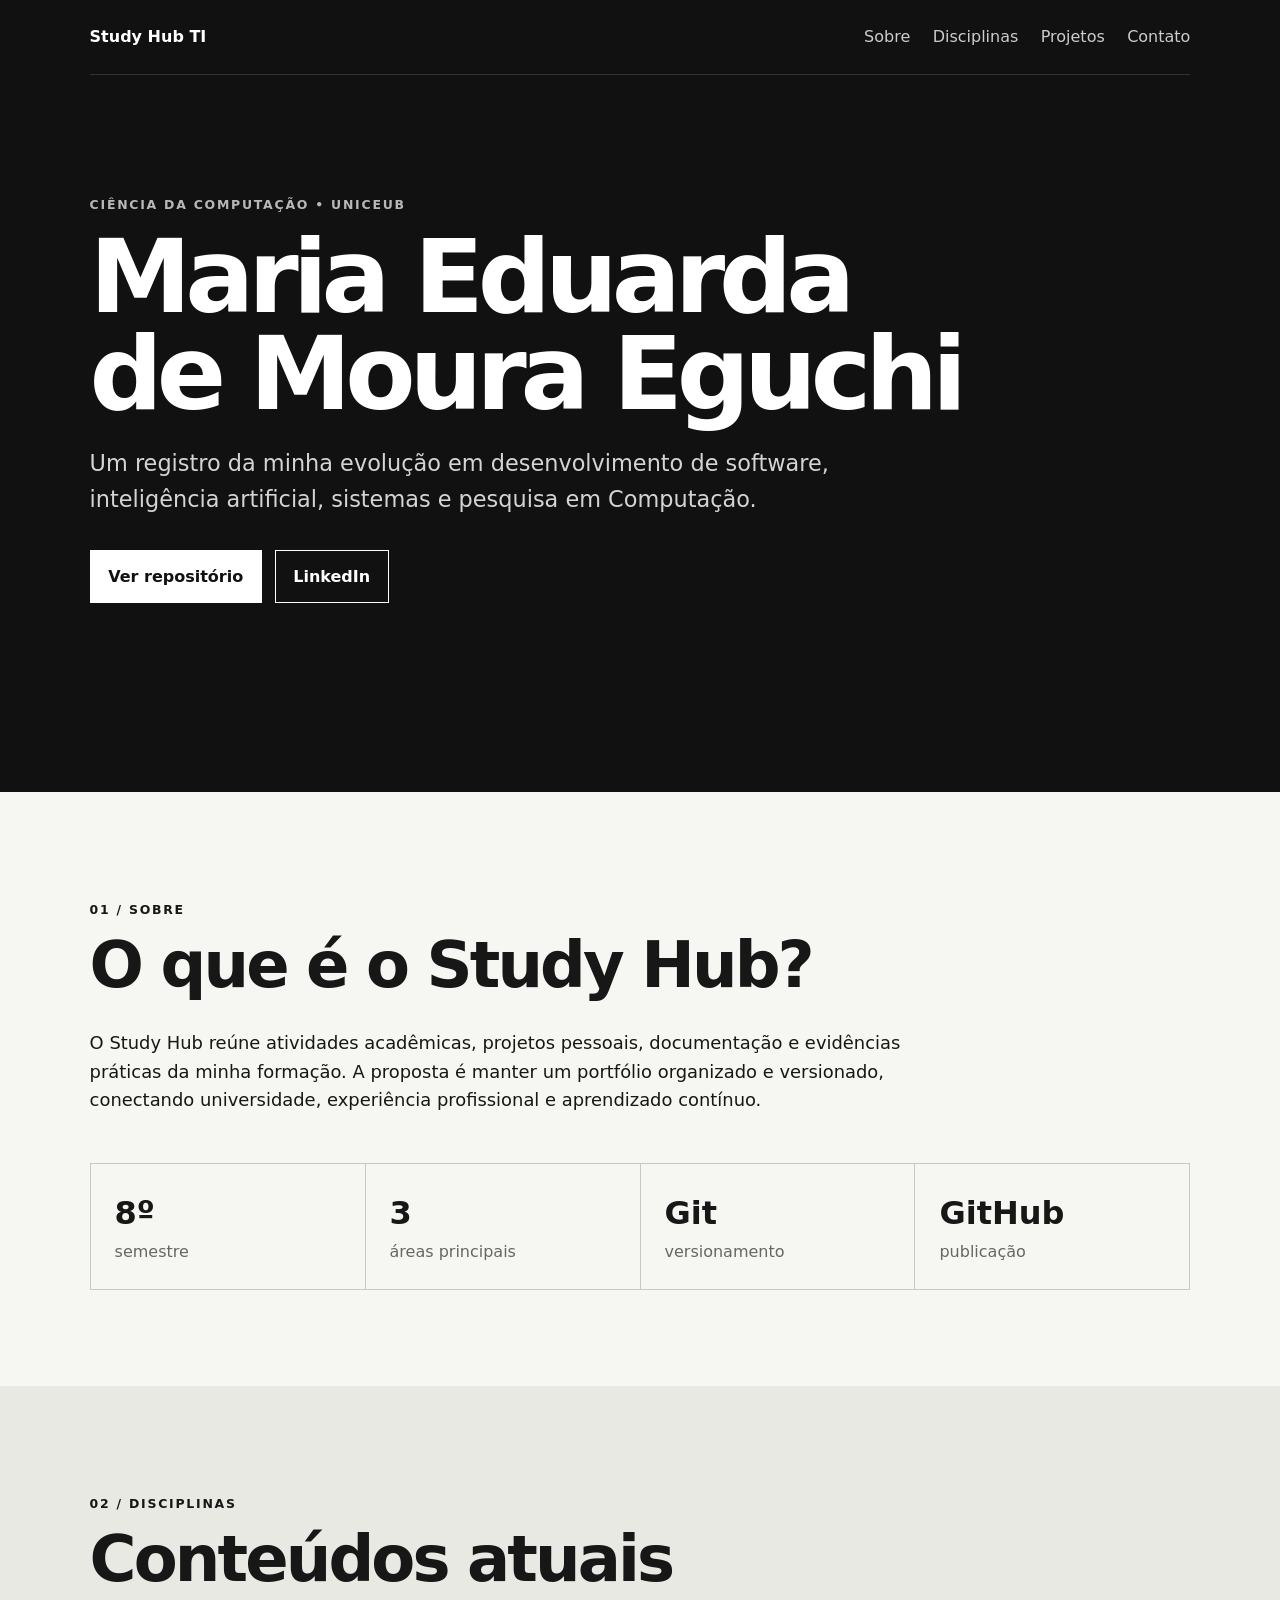
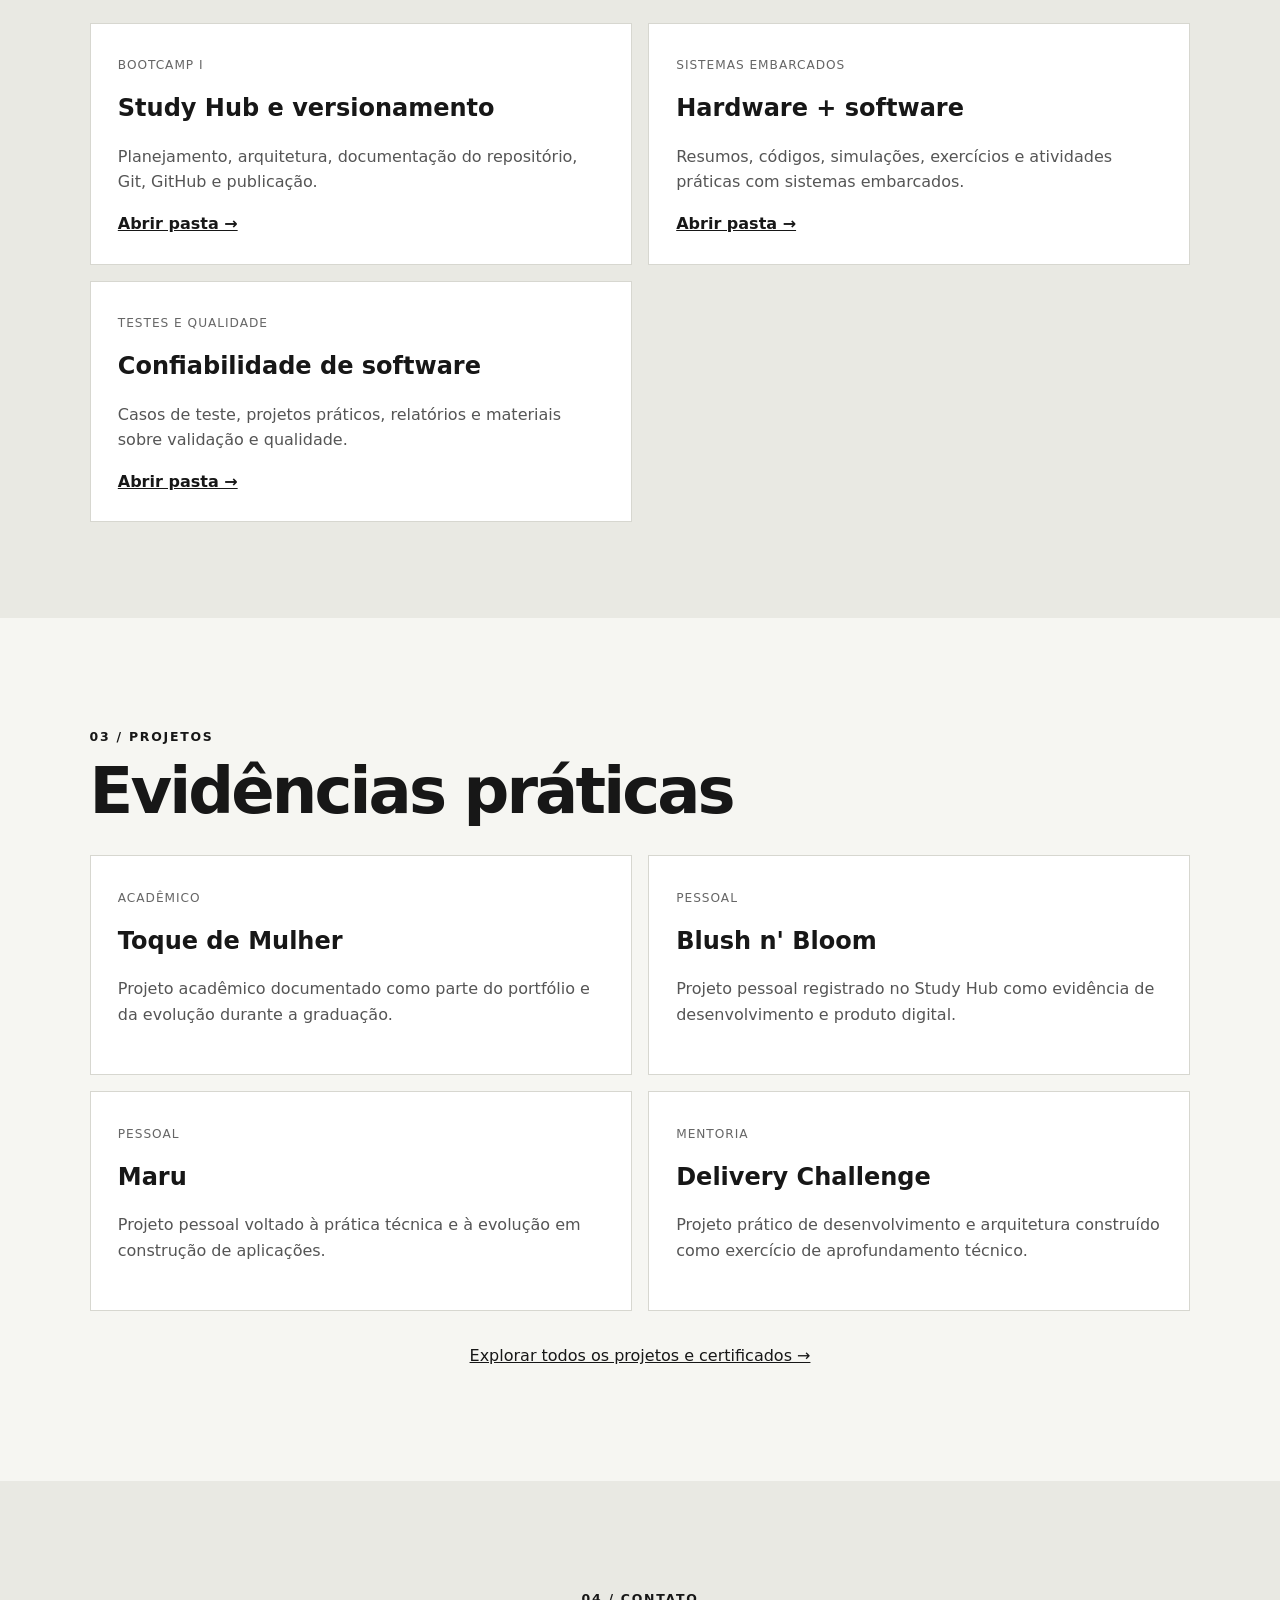
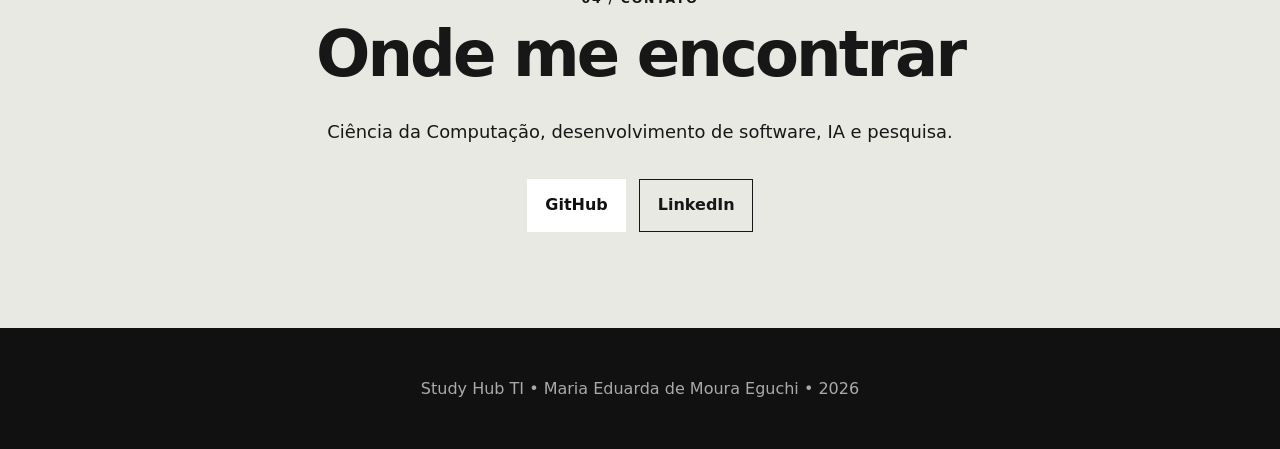
<file: docs/index.html>
<!DOCTYPE html>
<html lang="pt-BR">
<head>
  <meta charset="UTF-8">
  <meta name="viewport" content="width=device-width, initial-scale=1.0">
  <meta name="description" content="Study Hub TI de Maria Eduarda de Moura Eguchi - projetos, disciplinas e evolução em Ciência da Computação.">
  <title>Study Hub TI | Maria Eguchi</title>
  <link rel="stylesheet" href="style.css">
</head>
<body>
  <header class="hero">
    <nav class="nav">
      <a class="brand" href="#inicio">Study Hub TI</a>
      <div class="nav-links">
        <a href="#sobre">Sobre</a>
        <a href="#disciplinas">Disciplinas</a>
        <a href="#projetos">Projetos</a>
        <a href="#contato">Contato</a>
      </div>
    </nav>
    <section id="inicio" class="hero-content">
      <p class="eyebrow">CIÊNCIA DA COMPUTAÇÃO • UNICEUB</p>
      <h1>Maria Eduarda<br>de Moura Eguchi</h1>
      <p class="lead">Um registro da minha evolução em desenvolvimento de software, inteligência artificial, sistemas e pesquisa em Computação.</p>
      <div class="actions">
        <a class="button primary" href="https://github.com/Marichoii/studyhub">Ver repositório</a>
        <a class="button" href="https://www.linkedin.com/in/marichoii">LinkedIn</a>
      </div>
    </section>
  </header>

  <main>
    <section id="sobre" class="section">
      <p class="section-kicker">01 / SOBRE</p>
      <h2>O que é o Study Hub?</h2>
      <p>O Study Hub reúne atividades acadêmicas, projetos pessoais, documentação e evidências práticas da minha formação. A proposta é manter um portfólio organizado e versionado, conectando universidade, experiência profissional e aprendizado contínuo.</p>
      <div class="stats">
        <div><strong>8º</strong><span>semestre</span></div>
        <div><strong>3</strong><span>áreas principais</span></div>
        <div><strong>Git</strong><span>versionamento</span></div>
        <div><strong>GitHub</strong><span>publicação</span></div>
      </div>
    </section>

    <section id="disciplinas" class="section alt">
      <p class="section-kicker">02 / DISCIPLINAS</p>
      <h2>Conteúdos atuais</h2>
      <div class="grid">
        <article class="card">
          <span class="tag">Bootcamp I</span>
          <h3>Study Hub e versionamento</h3>
          <p>Planejamento, arquitetura, documentação do repositório, Git, GitHub e publicação.</p>
          <a href="https://github.com/Marichoii/studyhub/tree/main/02_Disciplinas_Atuais/Bootcamp_I">Abrir pasta →</a>
        </article>
        <article class="card">
          <span class="tag">Sistemas Embarcados</span>
          <h3>Hardware + software</h3>
          <p>Resumos, códigos, simulações, exercícios e atividades práticas com sistemas embarcados.</p>
          <a href="https://github.com/Marichoii/studyhub/tree/main/02_Disciplinas_Atuais/Sistemas_Embarcados">Abrir pasta →</a>
        </article>
        <article class="card">
          <span class="tag">Testes e Qualidade</span>
          <h3>Confiabilidade de software</h3>
          <p>Casos de teste, projetos práticos, relatórios e materiais sobre validação e qualidade.</p>
          <a href="https://github.com/Marichoii/studyhub/tree/main/02_Disciplinas_Atuais/Testes_e_Qualidade_de_Software">Abrir pasta →</a>
        </article>
      </div>
    </section>

    <section id="projetos" class="section">
      <p class="section-kicker">03 / PROJETOS</p>
      <h2>Evidências práticas</h2>
      <div class="grid">
        <article class="card project">
          <span class="tag">Acadêmico</span>
          <h3>Toque de Mulher</h3>
          <p>Projeto acadêmico documentado como parte do portfólio e da evolução durante a graduação.</p>
        </article>
        <article class="card project">
          <span class="tag">Pessoal</span>
          <h3>Blush n' Bloom</h3>
          <p>Projeto pessoal registrado no Study Hub como evidência de desenvolvimento e produto digital.</p>
        </article>
        <article class="card project">
          <span class="tag">Pessoal</span>
          <h3>Maru</h3>
          <p>Projeto pessoal voltado à prática técnica e à evolução em construção de aplicações.</p>
        </article>
        <article class="card project">
          <span class="tag">Mentoria</span>
          <h3>Delivery Challenge</h3>
          <p>Projeto prático de desenvolvimento e arquitetura construído como exercício de aprofundamento técnico.</p>
        </article>
      </div>
      <p class="center-link"><a href="https://github.com/Marichoii/studyhub/tree/main/03_Projetos_e_Certificados">Explorar todos os projetos e certificados →</a></p>
    </section>

    <section id="contato" class="section alt contact">
      <p class="section-kicker">04 / CONTATO</p>
      <h2>Onde me encontrar</h2>
      <p>Ciência da Computação, desenvolvimento de software, IA e pesquisa.</p>
      <div class="actions">
        <a class="button primary" href="https://github.com/Marichoii">GitHub</a>
        <a class="button" href="https://www.linkedin.com/in/marichoii">LinkedIn</a>
      </div>
    </section>
  </main>

  <footer>
    <p>Study Hub TI • Maria Eduarda de Moura Eguchi • 2026</p>
  </footer>
</body>
</html>
</file>
<file: docs/style.css>
*{box-sizing:border-box}html{scroll-behavior:smooth}body{margin:0;font-family:Inter,ui-sans-serif,system-ui,-apple-system,BlinkMacSystemFont,"Segoe UI",sans-serif;background:#f6f6f2;color:#171717;line-height:1.6}a{color:inherit}.hero{min-height:88vh;background:#111;color:#fff;padding:0 7vw 6rem}.nav{display:flex;justify-content:space-between;align-items:center;padding:1.5rem 0;border-bottom:1px solid #333}.brand{font-weight:800;text-decoration:none}.nav-links{display:flex;gap:1.4rem}.nav-links a{text-decoration:none;color:#ccc}.hero-content{max-width:880px;padding-top:12vh}.eyebrow,.section-kicker{font-size:.78rem;letter-spacing:.14em;font-weight:700}.eyebrow{color:#b8b8b8}.hero h1{font-size:clamp(3rem,8vw,7rem);line-height:.95;margin:.6rem 0 1.5rem;letter-spacing:-.06em}.lead{font-size:clamp(1.05rem,2vw,1.4rem);max-width:760px;color:#d4d4d4}.actions{display:flex;flex-wrap:wrap;gap:.8rem;margin-top:2rem}.button{display:inline-block;border:1px solid currentColor;padding:.8rem 1.1rem;text-decoration:none;font-weight:700}.button.primary{background:#fff;color:#111;border-color:#fff}.section{padding:6rem 7vw;max-width:1400px;margin:auto}.section.alt{max-width:none;background:#e9e9e3}.section.alt>*{max-width:1200px;margin-left:auto;margin-right:auto}.section h2{font-size:clamp(2.2rem,5vw,4.5rem);letter-spacing:-.045em;line-height:1;margin:.5rem 0 2rem}.section>p:not(.section-kicker):not(.center-link){max-width:850px;font-size:1.12rem}.stats{display:grid;grid-template-columns:repeat(4,1fr);gap:1px;background:#c9c9c2;margin-top:3rem;border:1px solid #c9c9c2}.stats div{background:#f6f6f2;padding:1.5rem}.stats strong{display:block;font-size:2rem}.stats span{color:#666}.grid{display:grid;grid-template-columns:repeat(2,minmax(0,1fr));gap:1rem}.card{background:#fff;border:1px solid #d7d7d0;padding:1.7rem;min-height:220px}.card h3{font-size:1.5rem;margin:.8rem 0}.card p{color:#555}.card a{font-weight:700}.tag{font-size:.76rem;text-transform:uppercase;letter-spacing:.08em;color:#666}.center-link{text-align:center;margin-top:2rem}.contact{text-align:center}.contact p{margin-left:auto;margin-right:auto}.contact .actions{justify-content:center}footer{background:#111;color:#aaa;text-align:center;padding:2rem 7vw}@media(max-width:760px){.nav-links{display:none}.hero{min-height:auto}.hero-content{padding-top:6rem}.grid,.stats{grid-template-columns:1fr}.section{padding:4rem 6vw}}
</file>
